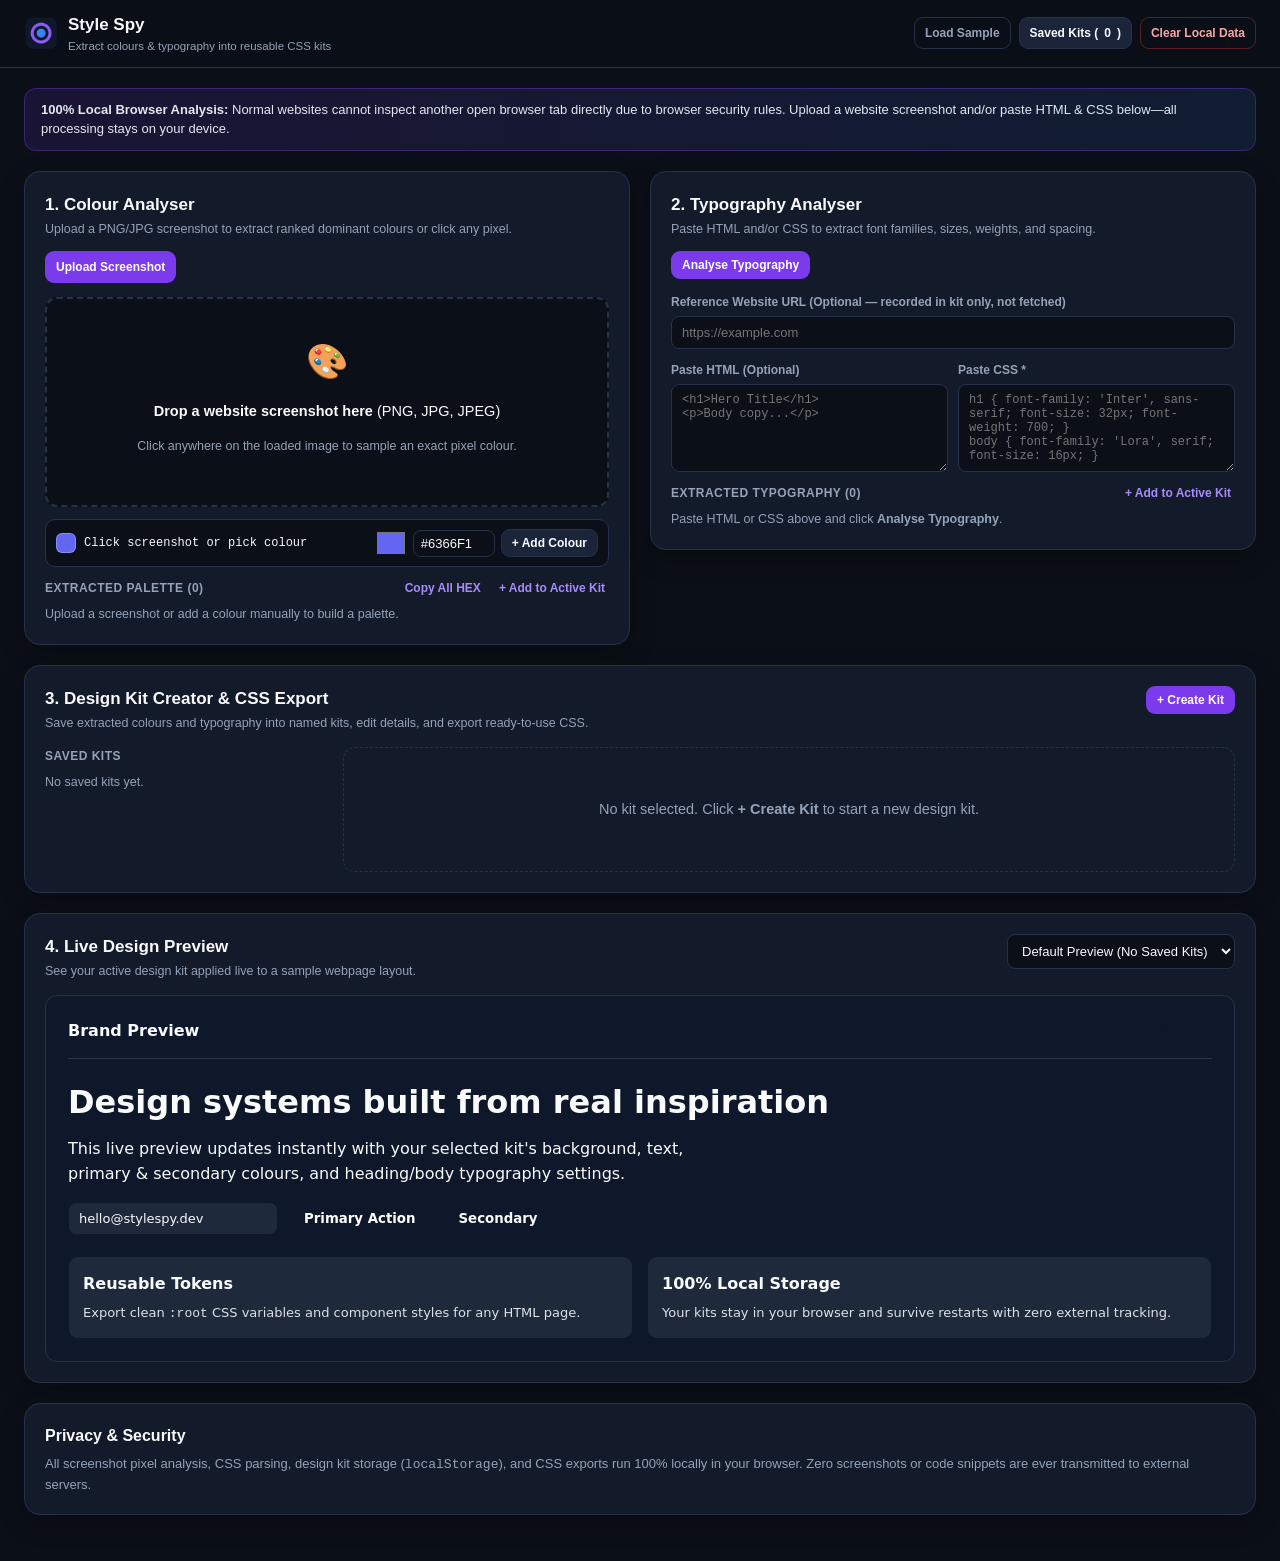
<file: index.html>
<!DOCTYPE html>
<html lang="en">
<head>
  <meta charset="UTF-8" />
  <meta name="viewport" content="width=device-width, initial-scale=1.0" />
  <meta name="theme-color" content="#0B0F17" />
  <meta name="description" content="Style Spy — Web Edition. Extract dominant colours from website screenshots, analyse HTML/CSS typography, save design kits locally, and export CSS variables." />
  <title>Style Spy — Web Design Kit Extractor</title>
  <link rel="icon" type="image/png" href="./assets/icons/favicon.png" />
  <link rel="stylesheet" href="./css/style.css" />
</head>
<body>
  <!-- Header -->
  <header class="navbar">
    <div class="nav-inner">
      <div class="brand">
        <img src="./assets/icons/icon-192.png" alt="Style Spy Logo" class="brand-logo" />
        <div>
          <span class="brand-name">Style Spy</span>
          <span class="brand-tagline">Extract colours &amp; typography into reusable CSS kits</span>
        </div>
      </div>
      <div class="nav-actions">
        <button type="button" class="btn btn-ghost btn-sm" id="btn-load-sample">Load Sample</button>
        <a href="#kits-section" class="btn btn-outline btn-sm" id="btn-nav-kits">Saved Kits (<span id="nav-kits-count">0</span>)</a>
        <button type="button" class="btn btn-danger-ghost btn-sm" id="btn-clear-local">Clear Local Data</button>
      </div>
    </div>
  </header>

  <main class="container">
    <!-- Browser Limitation & Privacy Notice -->
    <div class="info-banner">
      <div>
        <strong>100% Local Browser Analysis:</strong> Normal websites cannot inspect another open browser tab directly due to browser security rules. Upload a website screenshot and/or paste HTML &amp; CSS below—all processing stays on your device.
      </div>
    </div>

    <div id="global-alert" class="alert-banner hidden" role="alert"></div>

    <!-- ==================== 1. ANALYSERS GRID ==================== -->
    <div class="analyzers-grid">
      <!-- Left: Screenshot Colour Analyser -->
      <section class="card" aria-labelledby="colour-heading">
        <div class="card-head">
          <div>
            <h2 id="colour-heading">1. Colour Analyser</h2>
            <p class="card-sub">Upload a PNG/JPG screenshot to extract ranked dominant colours or click any pixel.</p>
          </div>
          <div class="head-actions">
            <button type="button" class="btn btn-outline btn-sm hidden" id="btn-reanalyse-img">↻ Reanalyse</button>
            <label class="btn btn-primary btn-sm" for="screenshot-input">Upload Screenshot</label>
            <input type="file" id="screenshot-input" accept=".png,.jpg,.jpeg,image/png,image/jpeg" class="hidden" />
          </div>
        </div>

        <div class="dropzone" id="screenshot-dropzone">
          <div id="dropzone-placeholder">
            <div class="dropzone-icon">🎨</div>
            <p><strong>Drop a website screenshot here</strong> (PNG, JPG, JPEG)</p>
            <p class="muted" style="font-size:12.5px;">Click anywhere on the loaded image to sample an exact pixel colour.</p>
          </div>
          <canvas id="screenshot-canvas" class="hidden" title="Click anywhere to pick a colour"></canvas>
        </div>

        <!-- Pixel Picker & Manual Color Add -->
        <div class="manual-color-bar">
          <div class="picked-preview" id="picked-preview">
            <span class="swatch-mini" id="picked-swatch" style="background:#6366f1;"></span>
            <span class="mono" id="picked-label">Click screenshot or pick colour</span>
          </div>
          <div class="manual-inputs">
            <input type="color" id="manual-color-picker" value="#6366f1" aria-label="Pick manual colour" />
            <input type="text" id="manual-hex-input" value="#6366F1" class="mono input-hex" maxlength="7" aria-label="HEX colour code" />
            <button type="button" class="btn btn-outline btn-sm" id="btn-add-manual-color">+ Add Colour</button>
          </div>
        </div>

        <!-- Extracted Palette -->
        <div class="palette-head">
          <span class="sub-label">Extracted Palette (<span id="palette-count">0</span>)</span>
          <div class="palette-actions">
            <button type="button" class="btn-link" id="btn-copy-palette">Copy All HEX</button>
            <button type="button" class="btn-link" id="btn-add-colors-to-kit">+ Add to Active Kit</button>
          </div>
        </div>
        <div id="extracted-palette-list" class="palette-grid"></div>
      </section>

      <!-- Right: HTML/CSS Typography Analyser -->
      <section class="card" aria-labelledby="typo-heading">
        <div class="card-head">
          <div>
            <h2 id="typo-heading">2. Typography Analyser</h2>
            <p class="card-sub">Paste HTML and/or CSS to extract font families, sizes, weights, and spacing.</p>
          </div>
          <button type="button" class="btn btn-primary btn-sm" id="btn-analyse-typo">Analyse Typography</button>
        </div>

        <div class="form-group">
          <label for="ref-url-input">Reference Website URL (Optional — recorded in kit only, not fetched)</label>
          <input type="url" id="ref-url-input" placeholder="https://example.com" />
        </div>

        <div class="form-row-2">
          <div class="form-group">
            <label for="html-input">Paste HTML (Optional)</label>
            <textarea id="html-input" rows="5" class="mono" placeholder="<h1>Hero Title</h1>&#10;<p>Body copy...</p>"></textarea>
          </div>
          <div class="form-group">
            <label for="css-input">Paste CSS *</label>
            <textarea id="css-input" rows="5" class="mono" placeholder="h1 { font-family: 'Inter', sans-serif; font-size: 32px; font-weight: 700; }&#10;body { font-family: 'Lora', serif; font-size: 16px; }"></textarea>
          </div>
        </div>

        <div class="palette-head">
          <span class="sub-label">Extracted Typography (<span id="typo-count">0</span>)</span>
          <button type="button" class="btn-link" id="btn-add-typo-to-kit">+ Add to Active Kit</button>
        </div>
        <div id="extracted-typo-list" class="typo-list"></div>
      </section>
    </div>

    <!-- ==================== 2. DESIGN KIT CREATOR & CSS EXPORT ==================== -->
    <section id="kits-section" class="card kits-section" aria-labelledby="kits-heading">
      <div class="card-head">
        <div>
          <h2 id="kits-heading">3. Design Kit Creator &amp; CSS Export</h2>
          <p class="card-sub">Save extracted colours and typography into named kits, edit details, and export ready-to-use CSS.</p>
        </div>
        <div class="head-actions">
          <button type="button" class="btn btn-primary btn-sm" id="btn-new-kit">+ Create Kit</button>
        </div>
      </div>

      <div class="kits-workspace">
        <!-- Saved Kits List -->
        <div class="saved-kits-col">
          <div class="sub-label" style="margin-bottom:8px;">Saved Kits</div>
          <div id="saved-kits-list" class="saved-kits-list"></div>
        </div>

        <!-- Active Kit Editor -->
        <div class="active-kit-col">
          <div id="active-kit-empty" class="empty-box">
            <p>No kit selected. Click <strong>+ Create Kit</strong> to start a new design kit.</p>
          </div>

          <div id="active-kit-editor" class="hidden">
            <div class="form-row-2">
              <div class="form-group">
                <label for="kit-name-input">Kit Name *</label>
                <input type="text" id="kit-name-input" placeholder="e.g., Modern SaaS Dark" />
              </div>
              <div class="form-group">
                <label for="kit-url-input">Reference URL (Optional)</label>
                <input type="url" id="kit-url-input" placeholder="https://example.com" />
              </div>
            </div>

            <div class="kit-subgrid">
              <div>
                <div class="sub-label">Kit Colours (<span id="kit-colors-count">0</span>)</div>
                <div id="kit-colors-list" class="kit-chips"></div>
              </div>
              <div>
                <div class="sub-label">Kit Typography (<span id="kit-fonts-count">0</span>)</div>
                <div id="kit-fonts-list" class="kit-chips"></div>
              </div>
            </div>

            <div class="kit-actions-bar">
              <div class="head-actions">
                <button type="button" class="btn btn-primary btn-sm" id="btn-save-kit">💾 Save Kit</button>
                <button type="button" class="btn btn-danger-ghost btn-sm" id="btn-delete-kit">Delete Kit</button>
              </div>
              <div class="head-actions">
                <button type="button" class="btn btn-outline btn-sm" id="btn-preview-css">👁 Preview CSS</button>
                <button type="button" class="btn btn-outline btn-sm" id="btn-copy-css">📋 Copy CSS</button>
                <button type="button" class="btn btn-emerald btn-sm" id="btn-download-css">⬇ Download CSS</button>
              </div>
            </div>
          </div>
        </div>
      </div>
    </section>

    <!-- ==================== 3. LIVE DESIGN PREVIEW ==================== -->
    <section class="card preview-section" aria-labelledby="preview-heading">
      <div class="card-head">
        <div>
          <h2 id="preview-heading">4. Live Design Preview</h2>
          <p class="card-sub">See your active design kit applied live to a sample webpage layout.</p>
        </div>
        <select id="preview-kit-select" class="select-sm" aria-label="Select kit to preview"></select>
      </div>

      <div id="live-preview-stage" class="live-preview-stage">
        <div class="lp-navbar">
          <strong class="lp-brand">Brand Preview</strong>
          <div class="lp-links">
            <a href="#preview-heading" class="lp-link">Features</a>
            <a href="#preview-heading" class="lp-link">Pricing</a>
          </div>
        </div>
        <div class="lp-hero">
          <h3 class="lp-heading">Design systems built from real inspiration</h3>
          <p class="lp-body">
            This live preview updates instantly with your selected kit's background, text, primary &amp; secondary colours, and heading/body typography settings.
          </p>
          <div class="lp-controls">
            <input type="text" class="lp-input" value="hello@stylespy.dev" readonly aria-label="Sample input" />
            <button type="button" class="lp-btn-primary">Primary Action</button>
            <button type="button" class="lp-btn-secondary">Secondary</button>
          </div>
        </div>
        <div class="lp-cards-row">
          <div class="lp-card">
            <h4 class="lp-subheading">Reusable Tokens</h4>
            <p class="lp-body-sm">Export clean <code>:root</code> CSS variables and component styles for any HTML page.</p>
          </div>
          <div class="lp-card">
            <h4 class="lp-subheading">100% Local Storage</h4>
            <p class="lp-body-sm">Your kits stay in your browser and survive restarts with zero external tracking.</p>
          </div>
        </div>
      </div>
    </section>

    <!-- Privacy Footer Card -->
    <section class="card privacy-card">
      <h3>Privacy &amp; Security</h3>
      <p>All screenshot pixel analysis, CSS parsing, design kit storage (<code>localStorage</code>), and CSS exports run 100% locally in your browser. Zero screenshots or code snippets are ever transmitted to external servers.</p>
    </section>
  </main>

  <!-- Modal: Preview Generated CSS -->
  <div id="modal-css" class="modal-backdrop hidden" role="dialog" aria-modal="true" aria-labelledby="modal-css-title">
    <div class="modal-card">
      <div class="modal-header">
        <h3 id="modal-css-title">Generated CSS Variables &amp; Theme</h3>
        <button type="button" class="modal-close" id="modal-css-close" aria-label="Close">&times;</button>
      </div>
      <textarea id="css-preview-textarea" rows="16" class="mono" readonly></textarea>
      <div class="modal-footer">
        <button type="button" class="btn btn-outline btn-sm" id="modal-copy-css">📋 Copy CSS</button>
        <button type="button" class="btn btn-emerald btn-sm" id="modal-download-css">⬇ Download .css</button>
      </div>
    </div>
  </div>

  <div id="toast-container" class="toast-container" aria-live="polite"></div>

  <script src="./js/storage.js"></script>
  <script src="./js/color-analyzer.js"></script>
  <script src="./js/typography-analyzer.js"></script>
  <script src="./js/kit-manager.js"></script>
  <script src="./js/css-exporter.js"></script>
  <script src="./js/preview.js"></script>
  <script src="./js/app.js"></script>
</body>
</html>
</file>
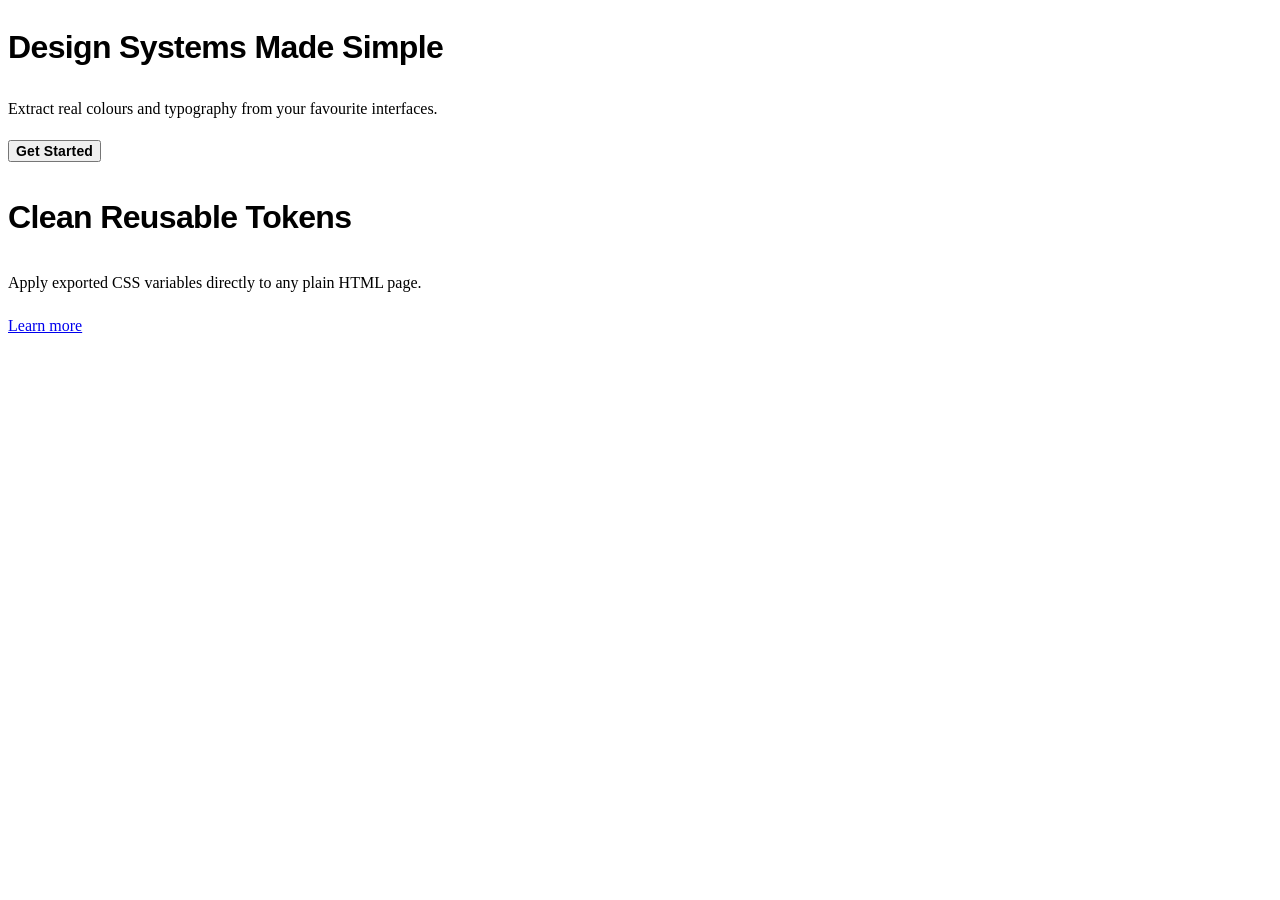
<file: samples/sample.html>
<!DOCTYPE html>
<html lang="en">
<head>
  <meta charset="UTF-8" />
  <title>Sample SaaS Page</title>
  <link rel="stylesheet" href="sample.css" />
</head>
<body>
  <header>
    <h1>Design Systems Made Simple</h1>
    <p>Extract real colours and typography from your favourite interfaces.</p>
    <button class="btn">Get Started</button>
  </header>
  <main class="card">
    <h2>Clean Reusable Tokens</h2>
    <p>Apply exported CSS variables directly to any plain HTML page.</p>
    <a href="https://example.com">Learn more</a>
  </main>
</body>
</html>
</file>
<file: css/style.css>
/* ==========================================================================
   Style Spy — Web Edition Stylesheet
   ========================================================================== */

:root {
  --bg: #0B0F17;
  --surface: #131A2A;
  --surface-2: #1B2438;
  --border: #27324A;
  --text: #F8FAFC;
  --muted: #94A3B8;
  --accent: #7C3AED;
  --accent-hover: #8B5CF6;
  --accent-soft: rgba(124, 58, 237, 0.16);
  --blue: #3B82F6;
  --emerald: #10B981;
  --emerald-hover: #059669;
  --danger: #EF4444;
  --font-sans: 'Inter', -apple-system, BlinkMacSystemFont, 'Segoe UI', Roboto, sans-serif;
  --font-mono: 'JetBrains Mono', ui-monospace, SFMono-Regular, Menlo, Monaco, Consolas, monospace;
}

*, *::before, *::after {
  box-sizing: border-box;
}

html, body {
  margin: 0;
  padding: 0;
  background: var(--bg);
  color: var(--text);
  font-family: var(--font-sans);
  font-size: 14.5px;
  line-height: 1.5;
  -webkit-font-smoothing: antialiased;
}

.hidden { display: none !important; }
.muted { color: var(--muted); }
.mono { font-family: var(--font-mono); font-size: 12px; }

/* ==================== NAVBAR ==================== */
.navbar {
  position: sticky;
  top: 0;
  z-index: 40;
  background: rgba(11, 15, 23, 0.9);
  backdrop-filter: blur(10px);
  border-bottom: 1px solid var(--border);
}

.nav-inner {
  max-width: 1380px;
  margin: 0 auto;
  padding: 12px 24px;
  display: flex;
  justify-content: space-between;
  align-items: center;
  gap: 12px;
  flex-wrap: wrap;
}

.brand {
  display: flex;
  align-items: center;
  gap: 10px;
}

.brand-logo {
  width: 34px;
  height: 34px;
  border-radius: 9px;
}

.brand-name {
  display: block;
  font-size: 17px;
  font-weight: 800;
}

.brand-tagline {
  display: block;
  font-size: 11.5px;
  color: var(--muted);
}

.nav-actions {
  display: flex;
  gap: 8px;
  flex-wrap: wrap;
}

.container {
  max-width: 1380px;
  margin: 0 auto;
  padding: 20px 24px 48px;
  display: flex;
  flex-direction: column;
  gap: 20px;
}

/* ==================== BANNERS & CARDS ==================== */
.info-banner {
  background: linear-gradient(90deg, rgba(124, 58, 237, 0.14), rgba(59, 130, 246, 0.12));
  border: 1px solid rgba(124, 58, 237, 0.35);
  border-radius: 12px;
  padding: 11px 16px;
  font-size: 13px;
  color: #E2E8F0;
}

.alert-banner {
  padding: 10px 14px;
  border-radius: 10px;
  font-size: 13px;
  font-weight: 600;
}

.alert-banner.error {
  background: rgba(239, 68, 68, 0.15);
  border: 1px solid rgba(239, 68, 68, 0.4);
  color: #FCA5A5;
}

.alert-banner.warning {
  background: rgba(245, 158, 11, 0.15);
  border: 1px solid rgba(245, 158, 11, 0.4);
  color: #FCD34D;
}

.card {
  background: var(--surface);
  border: 1px solid var(--border);
  border-radius: 16px;
  padding: 20px;
  box-shadow: 0 8px 24px rgba(0, 0, 0, 0.25);
}

.card-head {
  display: flex;
  justify-content: space-between;
  align-items: flex-start;
  gap: 12px;
  margin-bottom: 14px;
  flex-wrap: wrap;
}

.card-head h2 {
  margin: 0;
  font-size: 17px;
  font-weight: 700;
}

.card-sub {
  margin: 3px 0 0;
  font-size: 12.5px;
  color: var(--muted);
}

.head-actions {
  display: flex;
  gap: 8px;
  flex-wrap: wrap;
}

/* ==================== BUTTONS & INPUTS ==================== */
.btn {
  display: inline-flex;
  align-items: center;
  justify-content: center;
  gap: 6px;
  padding: 8px 14px;
  border-radius: 9px;
  font-family: inherit;
  font-size: 13px;
  font-weight: 600;
  cursor: pointer;
  text-decoration: none;
  border: 1px solid transparent;
  transition: background-color 0.15s ease, transform 0.1s ease;
  white-space: nowrap;
}

.btn:active { transform: scale(0.98); }
.btn-sm { padding: 6px 10px; font-size: 12px; }
.btn-primary { background: var(--accent); color: #fff; }
.btn-primary:hover { background: var(--accent-hover); }
.btn-emerald { background: var(--emerald); color: #fff; }
.btn-emerald:hover { background: var(--emerald-hover); }
.btn-outline { background: var(--surface-2); border-color: var(--border); color: var(--text); }
.btn-outline:hover { border-color: var(--accent-hover); }
.btn-ghost { background: transparent; border-color: var(--border); color: var(--muted); }
.btn-ghost:hover { color: var(--text); background: var(--surface-2); }
.btn-danger-ghost { background: transparent; border-color: rgba(239, 68, 68, 0.35); color: #FCA5A5; }
.btn-danger-ghost:hover { background: rgba(239, 68, 68, 0.15); }

.btn-link {
  background: none;
  border: none;
  color: #A78BFA;
  font-size: 12px;
  font-weight: 600;
  cursor: pointer;
  padding: 2px 4px;
}
.btn-link:hover { text-decoration: underline; }

.form-group {
  display: flex;
  flex-direction: column;
  gap: 5px;
  margin-bottom: 12px;
}

.form-group label {
  font-size: 12px;
  font-weight: 600;
  color: var(--muted);
}

.form-row-2 {
  display: grid;
  grid-template-columns: 1fr 1fr;
  gap: 10px;
}

input[type="text"], input[type="url"], select, textarea {
  width: 100%;
  background: var(--bg);
  border: 1px solid var(--border);
  border-radius: 8px;
  padding: 8px 10px;
  color: var(--text);
  font-family: inherit;
  font-size: 13px;
}

input:focus, select:focus, textarea:focus {
  outline: none;
  border-color: var(--accent-hover);
}

.select-sm {
  width: auto;
  min-width: 180px;
}

/* ==================== ANALYSERS GRID ==================== */
.analyzers-grid {
  display: grid;
  grid-template-columns: 1fr 1fr;
  gap: 20px;
  align-items: start;
}

.dropzone {
  border: 2px dashed var(--border);
  border-radius: 12px;
  background: var(--bg);
  min-height: 210px;
  display: flex;
  align-items: center;
  justify-content: center;
  padding: 14px;
  text-align: center;
  overflow: hidden;
}

.dropzone.drag-over {
  border-color: var(--accent-hover);
  background: var(--accent-soft);
}

.dropzone-icon { font-size: 34px; margin-bottom: 6px; }

#screenshot-canvas {
  max-width: 100%;
  max-height: 280px;
  border-radius: 8px;
  cursor: crosshair;
}

.manual-color-bar {
  display: flex;
  justify-content: space-between;
  align-items: center;
  gap: 10px;
  margin: 12px 0;
  padding: 8px 10px;
  background: var(--bg);
  border: 1px solid var(--border);
  border-radius: 10px;
  flex-wrap: wrap;
}

.picked-preview {
  display: flex;
  align-items: center;
  gap: 8px;
}

.swatch-mini {
  width: 20px;
  height: 20px;
  border-radius: 6px;
  border: 1px solid rgba(255,255,255,0.25);
}

.manual-inputs {
  display: flex;
  align-items: center;
  gap: 6px;
}

input[type="color"] {
  width: 32px;
  height: 30px;
  padding: 0;
  border: none;
  background: transparent;
  cursor: pointer;
}

.input-hex {
  width: 82px !important;
  padding: 5px 7px !important;
}

.palette-head {
  display: flex;
  justify-content: space-between;
  align-items: center;
  margin-bottom: 8px;
}

.palette-actions {
  display: flex;
  gap: 10px;
}

.sub-label {
  font-size: 12px;
  font-weight: 700;
  text-transform: uppercase;
  letter-spacing: 0.04em;
  color: var(--muted);
}

.palette-grid {
  display: grid;
  grid-template-columns: repeat(auto-fill, minmax(150px, 1fr));
  gap: 8px;
}

.color-card {
  background: var(--bg);
  border: 1px solid var(--border);
  border-radius: 10px;
  overflow: hidden;
}

.color-swatch {
  height: 44px;
  cursor: pointer;
  position: relative;
}

.color-info {
  padding: 7px 9px;
  font-size: 11.5px;
}

.color-top {
  display: flex;
  justify-content: space-between;
  align-items: center;
  font-weight: 700;
}

.color-meta {
  display: flex;
  justify-content: space-between;
  color: var(--muted);
  font-size: 11px;
  margin-top: 2px;
}

.color-btns {
  display: flex;
  justify-content: space-between;
  margin-top: 5px;
  padding-top: 5px;
  border-top: 1px solid var(--border);
}

.typo-list {
  display: flex;
  flex-direction: column;
  gap: 8px;
  max-height: 310px;
  overflow-y: auto;
}

.typo-card {
  background: var(--bg);
  border: 1px solid var(--border);
  border-radius: 10px;
  padding: 10px 12px;
}

.typo-head {
  display: flex;
  justify-content: space-between;
  align-items: center;
  gap: 8px;
  margin-bottom: 6px;
}

.role-pill {
  background: var(--accent-soft);
  color: #DDD6FE;
  font-size: 11px;
  font-weight: 700;
  padding: 2px 8px;
  border-radius: 6px;
}

.sys-pill {
  font-size: 10.5px;
  padding: 2px 7px;
  border-radius: 999px;
}
.sys-pill.avail { background: rgba(16, 185, 129, 0.15); color: #6EE7B7; }
.sys-pill.fallback { background: rgba(148, 163, 184, 0.14); color: var(--muted); }

.typo-preview-sample {
  padding: 6px 0;
  border-bottom: 1px solid var(--border);
  margin-bottom: 6px;
  white-space: nowrap;
  overflow: hidden;
  text-overflow: ellipsis;
}

.typo-specs {
  display: flex;
  flex-wrap: wrap;
  gap: 8px;
  font-size: 11.5px;
  color: var(--muted);
}

/* ==================== KITS SECTION ==================== */
.kits-workspace {
  display: grid;
  grid-template-columns: 280px 1fr;
  gap: 18px;
}

.saved-kits-list {
  display: flex;
  flex-direction: column;
  gap: 8px;
  max-height: 320px;
  overflow-y: auto;
}

.kit-list-item {
  background: var(--bg);
  border: 1px solid var(--border);
  border-radius: 10px;
  padding: 10px 12px;
  cursor: pointer;
  transition: border-color 0.15s ease;
}

.kit-list-item.active {
  border-color: var(--accent-hover);
  background: var(--accent-soft);
}

.kit-item-name {
  font-weight: 700;
  font-size: 13.5px;
}

.kit-item-meta {
  font-size: 11.5px;
  color: var(--muted);
  margin-top: 2px;
}

.empty-box {
  border: 1px dashed var(--border);
  border-radius: 12px;
  padding: 36px 16px;
  text-align: center;
  color: var(--muted);
}

.kit-subgrid {
  display: grid;
  grid-template-columns: 1fr 1fr;
  gap: 14px;
  margin-bottom: 14px;
}

.kit-chips {
  display: flex;
  flex-wrap: wrap;
  gap: 6px;
  margin-top: 6px;
}

.kit-chip {
  display: inline-flex;
  align-items: center;
  gap: 6px;
  background: var(--bg);
  border: 1px solid var(--border);
  border-radius: 8px;
  padding: 4px 8px;
  font-size: 12px;
}

.chip-del {
  background: none;
  border: none;
  color: var(--muted);
  cursor: pointer;
  font-size: 14px;
  padding: 0 2px;
}
.chip-del:hover { color: var(--danger); }

.kit-actions-bar {
  display: flex;
  justify-content: space-between;
  align-items: center;
  gap: 10px;
  padding-top: 12px;
  border-top: 1px solid var(--border);
  flex-wrap: wrap;
}

/* ==================== LIVE PREVIEW ==================== */
.live-preview-stage {
  border-radius: 12px;
  padding: 22px;
  border: 1px solid var(--border);
  transition: background-color 0.2s ease, color 0.2s ease;
}

.lp-navbar {
  display: flex;
  justify-content: space-between;
  align-items: center;
  padding-bottom: 14px;
  margin-bottom: 18px;
  border-bottom: 1px solid rgba(148, 163, 184, 0.22);
}

.lp-links {
  display: flex;
  gap: 14px;
}

.lp-hero {
  margin-bottom: 20px;
}

.lp-heading {
  margin: 0 0 8px;
}

.lp-body {
  margin: 0 0 14px;
  max-width: 680px;
}

.lp-controls {
  display: flex;
  gap: 10px;
  flex-wrap: wrap;
  align-items: center;
}

.lp-input {
  width: auto !important;
  min-width: 210px;
}

.lp-btn-primary, .lp-btn-secondary {
  border: none;
  border-radius: 8px;
  padding: 9px 16px;
  cursor: pointer;
}

.lp-cards-row {
  display: grid;
  grid-template-columns: 1fr 1fr;
  gap: 14px;
}

.lp-card {
  border-radius: 10px;
  padding: 14px;
  border: 1px solid rgba(148, 163, 184, 0.22);
}

.lp-subheading { margin: 0 0 6px; }
.lp-body-sm { margin: 0; font-size: 13px; opacity: 0.88; }

.privacy-card h3 { margin: 0 0 6px; font-size: 16px; }
.privacy-card p { margin: 0; font-size: 13px; color: var(--muted); }

/* ==================== MODAL & TOASTS ==================== */
.modal-backdrop {
  position: fixed;
  inset: 0;
  background: rgba(5, 8, 15, 0.75);
  backdrop-filter: blur(4px);
  display: flex;
  align-items: center;
  justify-content: center;
  padding: 18px;
  z-index: 100;
}

.modal-card {
  background: var(--surface);
  border: 1px solid var(--border);
  border-radius: 16px;
  width: 100%;
  max-width: 640px;
  padding: 20px;
}

.modal-header {
  display: flex;
  justify-content: space-between;
  align-items: center;
  margin-bottom: 12px;
}

.modal-header h3 { margin: 0; font-size: 17px; }
.modal-close { background: none; border: none; color: var(--muted); font-size: 24px; cursor: pointer; }
.modal-footer { display: flex; justify-content: flex-end; gap: 10px; margin-top: 12px; }

.toast-container {
  position: fixed;
  bottom: 22px;
  right: 22px;
  z-index: 200;
  display: flex;
  flex-direction: column;
  gap: 8px;
}

.toast {
  background: var(--surface-2);
  border: 1px solid var(--accent-hover);
  color: var(--text);
  padding: 10px 15px;
  border-radius: 10px;
  font-size: 13px;
  font-weight: 600;
  box-shadow: 0 12px 24px rgba(0, 0, 0, 0.4);
}

@media (max-width: 1024px) {
  .analyzers-grid,
  .kits-workspace,
  .kit-subgrid,
  .lp-cards-row {
    grid-template-columns: 1fr;
  }
}

@media (max-width: 600px) {
  .form-row-2 { grid-template-columns: 1fr; }
}
</file>
<file: samples/sample.css>
body {
  font-family: "Lora", Georgia, serif;
  font-size: 16px;
  font-weight: 400;
  line-height: 1.65;
}

h1, h2 {
  font-family: "Inter", sans-serif;
  font-size: 32px;
  font-weight: 700;
  letter-spacing: -0.02em;
}

button, .btn {
  font-family: "Inter", sans-serif;
  font-size: 14px;
  font-weight: 600;
  letter-spacing: 0.01em;
}
</file>
